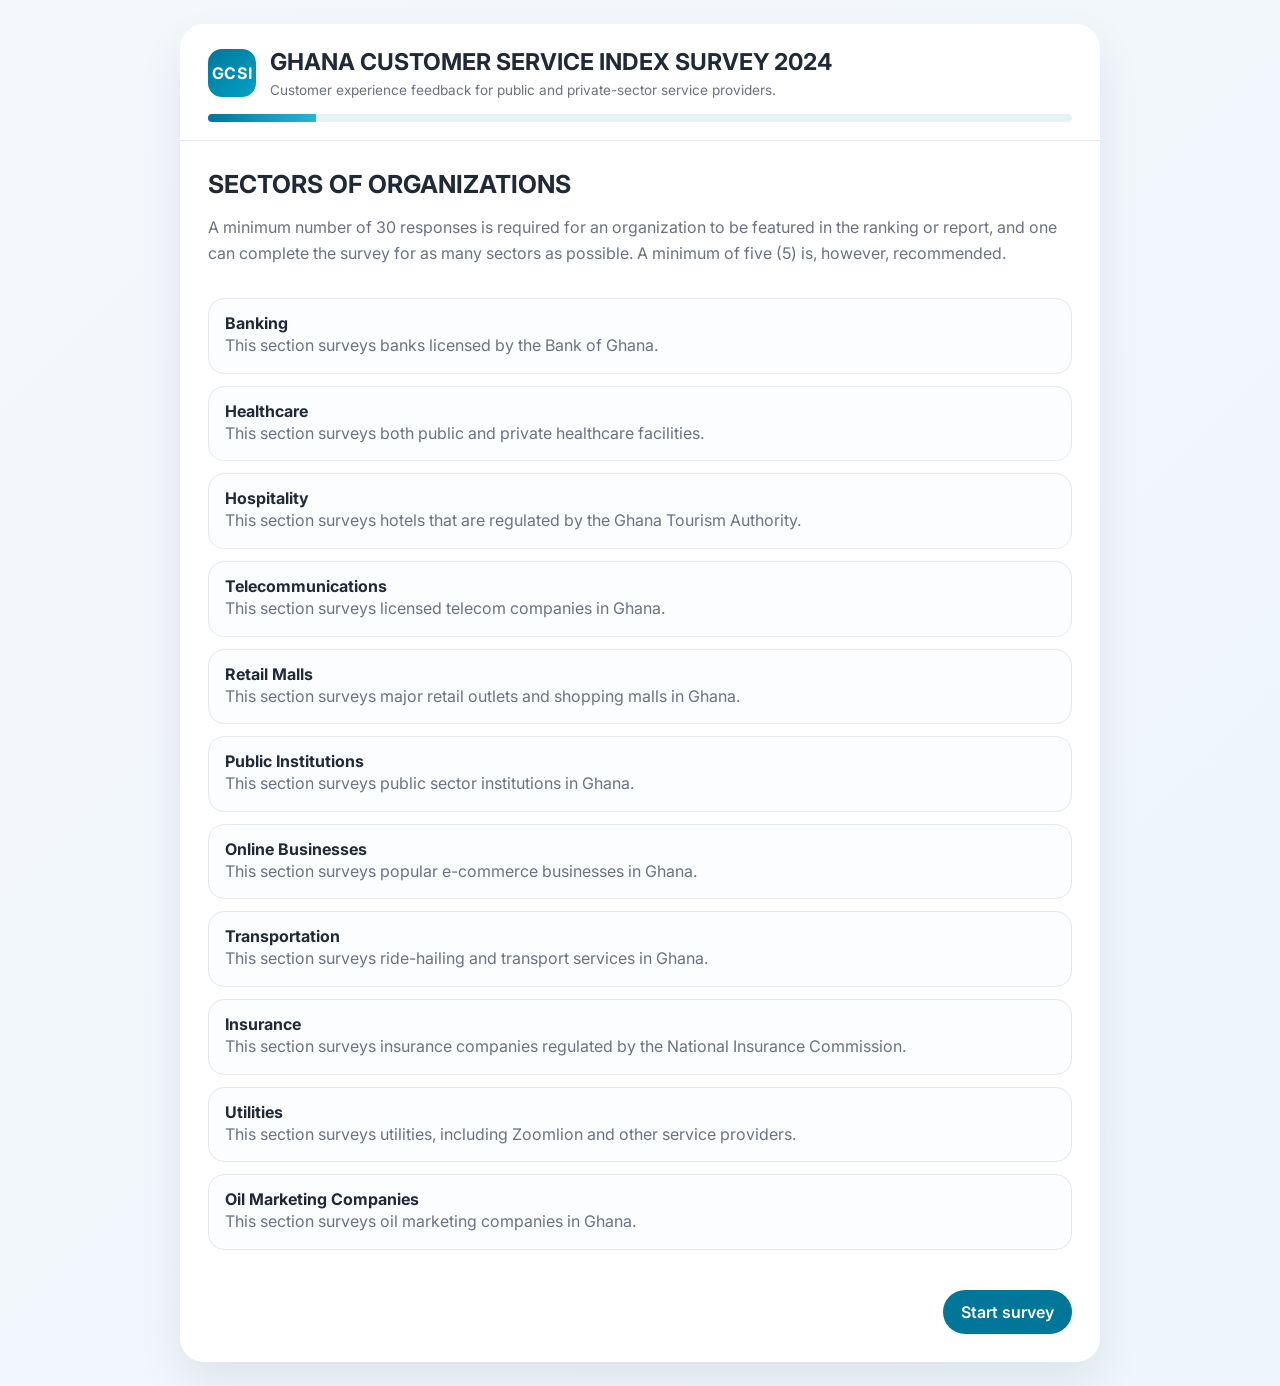
<file: index.html>
<!DOCTYPE html>
<html lang="en">
  <head>
    <meta charset="UTF-8" />
    <meta name="viewport" content="width=device-width, initial-scale=1.0" />
    <title>Ghana Customer Service Index Survey 2024</title>
    <link rel="preconnect" href="https://fonts.googleapis.com" />
    <link rel="preconnect" href="https://fonts.gstatic.com" crossorigin />
    <link
      href="https://fonts.googleapis.com/css2?family=Inter:wght@400;500;600;700&display=swap"
      rel="stylesheet"
    />
    <link rel="stylesheet" href="styles.css" />
  </head>
  <body>
    <main class="app-shell">
      <section class="survey-card" aria-live="polite">
        <header class="survey-header">
          <div class="brand-block">
            <span class="brand-badge">GCSI</span>
            <div>
              <h1>GHANA CUSTOMER SERVICE INDEX SURVEY 2024</h1>
              <p>Customer experience feedback for public and private-sector service providers.</p>
            </div>
          </div>
          <div id="progressBar" class="progress-bar" aria-label="Survey progress"></div>
        </header>

        <div id="surveyContent" class="survey-content"></div>
      </section>
    </main>

    <script src="app.js"></script>
  </body>
</html>
</file>
<file: styles.css>
:root {
  --bg: #f4f7fb;
  --card: #ffffff;
  --text: #1f2937;
  --muted: #6b7280;
  --primary: #007699;
  --primary-dark: #005c7a;
  --success: #15803d;
  --danger: #b91c1c;
  --border: #e5e7eb;
  --shadow: 0 20px 45px rgba(17, 24, 39, 0.08);
}

* { box-sizing: border-box; }
body {
  margin: 0;
  font-family: 'Inter', system-ui, -apple-system, BlinkMacSystemFont, 'Segoe UI', sans-serif;
  background: linear-gradient(135deg, #f4f7fb 0%, #eef6fb 100%);
  color: var(--text);
}

.app-shell {
  min-height: 100vh;
  display: grid;
  place-items: center;
  padding: 24px;
}

.survey-card {
  width: min(920px, 100%);
  background: var(--card);
  border-radius: 24px;
  box-shadow: var(--shadow);
  overflow: hidden;
}

.survey-header {
  padding: 24px 28px 18px;
  border-bottom: 1px solid var(--border);
}

.brand-block {
  display: flex;
  gap: 14px;
  align-items: center;
}

.brand-badge {
  display: inline-grid;
  place-items: center;
  width: 48px;
  height: 48px;
  border-radius: 14px;
  background: linear-gradient(135deg, var(--primary) 0%, #00a3c8 100%);
  color: #fff;
  font-weight: 700;
  letter-spacing: 0.04em;
}

.survey-header h1 {
  margin: 0 0 6px;
  font-size: clamp(1.1rem, 2vw, 1.45rem);
}

.survey-header p {
  margin: 0;
  color: var(--muted);
  font-size: 0.85rem;
}

.progress-bar {
  height: 8px;
  margin-top: 16px;
  background: #e6f2f8;
  border-radius: 999px;
  overflow: hidden;
}

.progress-bar span {
  display: block;
  height: 100%;
  background: linear-gradient(90deg, var(--primary) 0%, #2db2d8 100%);
  transition: width 180ms ease;
}

.survey-content {
  padding: 28px;
}

.hero {
  display: grid;
  gap: 16px;
}

.hero h2 {
  margin: 0;
  font-size: 1.55rem;
}

.hero p, .step-copy {
  margin: 0;
  color: var(--muted);
  line-height: 1.6;
}

.card-grid {
  display: grid;
  gap: 12px;
  margin-top: 16px;
}

.option-card {
  border: 1px solid var(--border);
  border-radius: 16px;
  padding: 14px 16px;
  background: #fcfdff;
  cursor: pointer;
  transition: border-color 180ms ease, transform 180ms ease, box-shadow 180ms ease;
}

.option-card:hover {
  transform: translateY(-1px);
  border-color: var(--primary);
  box-shadow: 0 8px 20px rgba(0, 118, 153, 0.08);
}

.option-card.selected {
  border-color: var(--primary);
  box-shadow: inset 0 0 0 1px var(--primary);
  background: #f4fbff;
}

.field-list {
  display: grid;
  gap: 14px;
  margin-top: 18px;
}

.field-group {
  display: grid;
  gap: 8px;
}

label {
  font-weight: 600;
}

input[type="text"],
input[type="number"],
select,
textarea {
  width: 100%;
  border: 1px solid var(--border);
  border-radius: 12px;
  padding: 12px 14px;
  font: inherit;
  color: var(--text);
  background: #fff;
}

input:focus,
select:focus,
textarea:focus {
  outline: 2px solid rgba(0, 118, 153, 0.2);
  border-color: var(--primary);
}

.checkbox-list {
  display: grid;
  gap: 10px;
  margin-top: 10px;
}

.check-item {
  display: flex;
  align-items: center;
  gap: 10px;
  border: 1px solid var(--border);
  border-radius: 12px;
  padding: 10px 12px;
  background: #fcfdff;
}

.scale-list {
  display: grid;
  grid-template-columns: repeat(auto-fit, minmax(80px, 1fr));
  gap: 10px;
  margin-top: 14px;
}

.scale-chip {
  border: 1px solid var(--border);
  border-radius: 12px;
  padding: 10px;
  text-align: center;
  cursor: pointer;
  background: #fff;
}

.scale-chip.selected {
  background: var(--primary);
  color: #fff;
  border-color: var(--primary);
}

.actions {
  display: flex;
  justify-content: space-between;
  gap: 10px;
  margin-top: 24px;
}

button {
  border: 0;
  border-radius: 999px;
  padding: 12px 18px;
  font: inherit;
  font-weight: 600;
  cursor: pointer;
}

.btn-secondary {
  background: #f3f4f6;
  color: var(--text);
}

.btn-primary {
  background: var(--primary);
  color: #fff;
}

.btn-primary:hover {
  background: var(--primary-dark);
}

.error-text {
  color: var(--danger);
  font-size: 0.9rem;
  margin-top: 8px;
}

.summary-card {
  border: 1px solid var(--border);
  border-radius: 16px;
  padding: 16px;
  background: #fcfdff;
}

.summary-card h3 {
  margin-top: 0;
}

.summary-item {
  display: flex;
  justify-content: space-between;
  gap: 20px;
  padding: 8px 0;
  border-bottom: 1px solid var(--border);
}

.summary-item:last-child {
  border-bottom: 0;
}

.success-box {
  border: 1px solid #bbf7d0;
  background: #f0fdf4;
  color: var(--success);
  padding: 18px;
  border-radius: 16px;
  margin-top: 18px;
}

@media (max-width: 720px) {
  .app-shell { padding: 14px; }
  .survey-content { padding: 20px; }
  .actions { flex-direction: column-reverse; }
  .actions button { width: 100%; }
}
</file>
